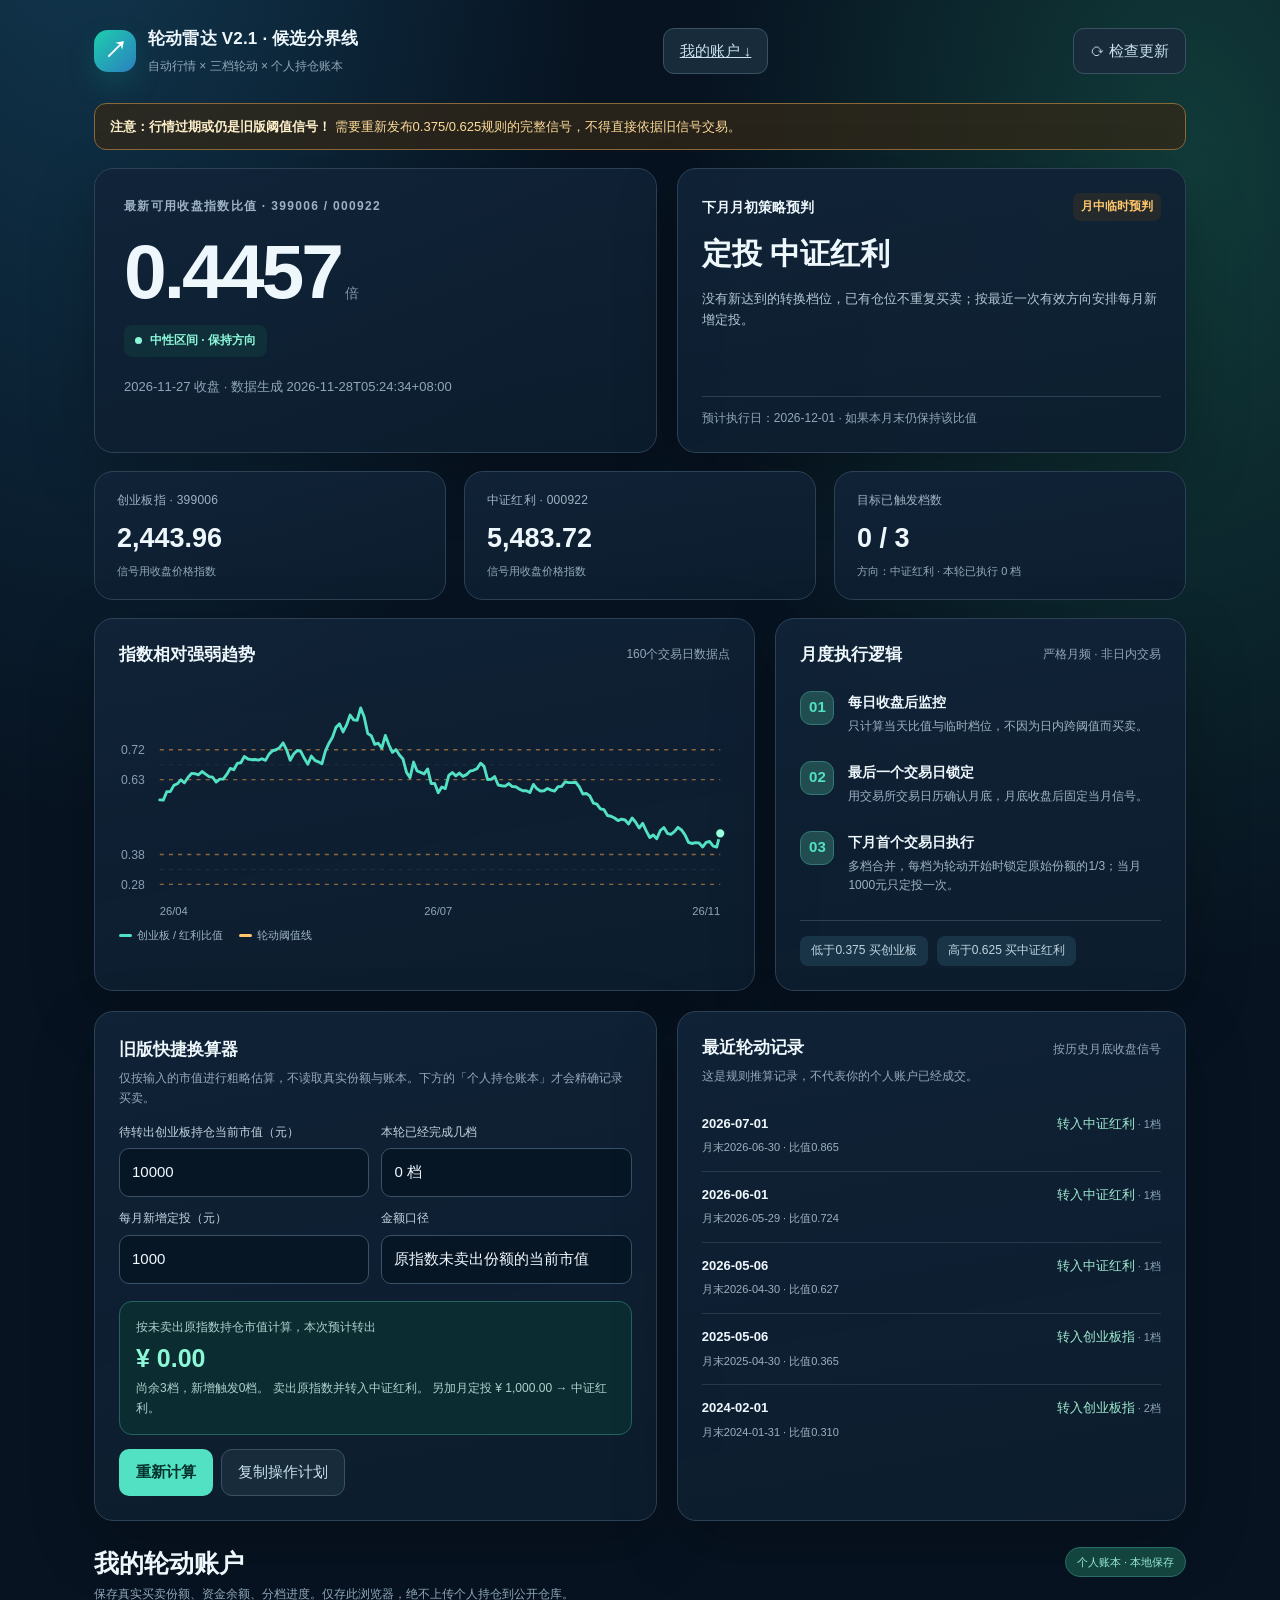
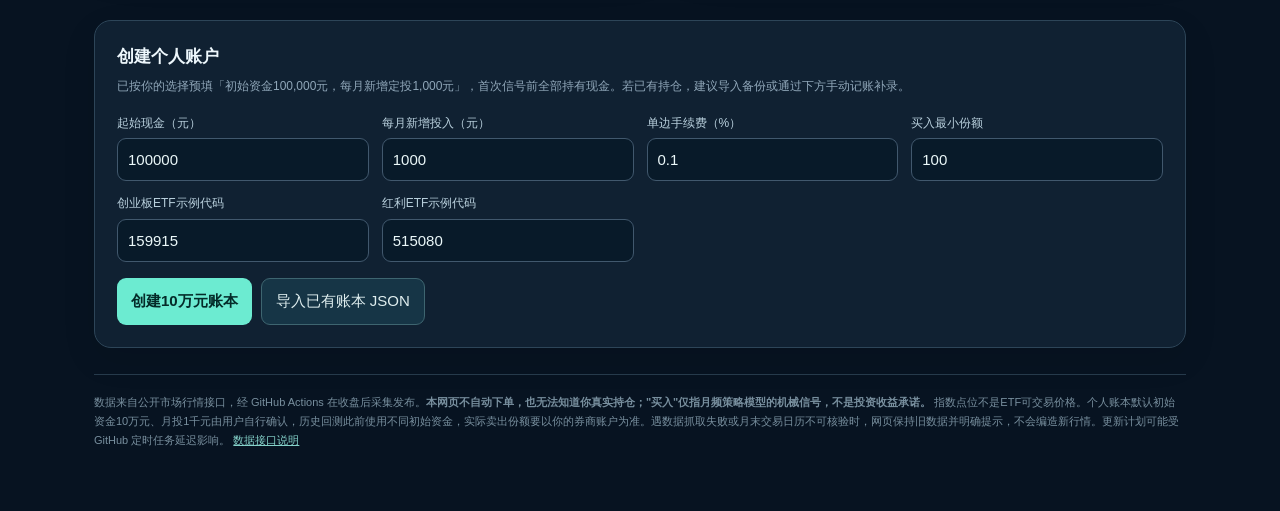
<file: web/rotation-radar/legacy.html>
<!doctype html>
<html lang="zh-CN">
<head>
  <meta charset="utf-8">
  <meta name="viewport" content="width=device-width,initial-scale=1,viewport-fit=cover">
  <meta name="theme-color" content="#081421">
  <title>轮动雷达 · 创业板与中证红利 · 自动行情及持仓账本</title>
  <meta name="description" content="创业板指与中证红利月频三档轮动监控。每日收盘更新、月末锁定、下月首个交易日执行。">
  <style>
    :root{color-scheme:dark;--bg:#071321;--panel:#101f30;--panel2:#152638;--hair:#2c4053;--muted:#90a7b9;--white:#edf7fc;--mint:#52e2c3;--teal:#23bda9;--amber:#ffc66c;--red:#ff9292;--shadow:0 22px 65px rgba(0,0,0,.22)}
    *{box-sizing:border-box}html{scroll-behavior:smooth}body{margin:0;font:15px/1.65 -apple-system,BlinkMacSystemFont,"Segoe UI","PingFang SC","Microsoft Yahei",sans-serif;color:var(--white);background:radial-gradient(ellipse at 6% -9%,#123951 0,transparent 31%),radial-gradient(ellipse at 93% 8%,#113b39 0,transparent 29%),var(--bg)}
    .container{max-width:1140px;margin:auto;padding:23px 24px 60px}.top{display:flex;align-items:center;justify-content:space-between;gap:20px;min-height:56px;margin-bottom:24px}.brand{display:flex;gap:12px;align-items:center}.logo{height:42px;width:42px;border-radius:14px;display:grid;place-items:center;background:linear-gradient(135deg,#1dceaf,#2b7fbe);box-shadow:0 12px 26px #0b8b8440;color:#fff;font-size:23px;font-weight:700}.brand strong{display:block;font-size:17px;letter-spacing:.2px}.brand span{font-size:12px;color:var(--muted)}.linkBtn,.secondaryBtn{color:#cae1ee;background:#172b3b;border:1px solid #395263;padding:10px 16px;border-radius:11px;font:inherit;cursor:pointer}.linkBtn:hover,.secondaryBtn:hover{border-color:#6abdb4}.hero{display:grid;grid-template-columns:1.05fr .95fr;gap:20px}.card{background:linear-gradient(170deg,#112338ee,#0c1d2ee8);border:1px solid #2d4155;border-radius:19px;box-shadow:var(--shadow)}.heroMain{padding:28px 29px 24px;min-height:285px}.overline{font-size:12px;font-weight:700;color:#9cb2c2;letter-spacing:.11em}.ratio{font-size:clamp(56px,6vw,78px);line-height:1.3;letter-spacing:-3px;font-weight:750;font-variant-numeric:tabular-nums;padding:5px 0 3px}.ratio small{font-size:14px;color:#7f99a7;letter-spacing:0;font-weight:400}.chip{display:inline-flex;gap:8px;align-items:center;padding:6px 11px;border-radius:8px;background:#1454494a;color:#8cf7d9;font-size:12px;font-weight:650}.dot{height:7px;width:7px;display:inline-block;border-radius:50%;background:currentColor}.heroMain .sub{color:var(--muted);margin-top:19px;font-size:13px}.heroSide{padding:24px;display:flex;flex-direction:column;justify-content:space-between}.sideTitle{display:flex;justify-content:space-between;align-items:center;gap:8px;font-size:14px;font-weight:700}.sideTitle span{color:var(--amber);font-size:12px;border-radius:7px;padding:4px 8px;background:#4e3b1b55}.rec{font-size:30px;line-height:1.28;font-weight:750;margin:14px 0;color:var(--white)}.rec strong{color:var(--mint)}.sideExplanation{font-size:13px;color:#b2c7d5;min-height:45px}.bottomMeta{font-size:12px;color:var(--muted);border-top:1px solid var(--hair);padding-top:12px;margin-top:18px}
    .warning{border:1px solid #8b6839;background:#332817bd;color:#ffdc9a;border-radius:12px;font-size:13px;padding:12px 15px;margin-bottom:18px}.warning strong{color:#fff0ca}.rowMetrics{display:grid;grid-template-columns:repeat(3,1fr);gap:18px;margin:18px 0}.miniCard{padding:19px 22px;box-shadow:none}.miniCard label{display:block;color:#9eb4c4;font-size:12px;letter-spacing:.02em}.miniCard .metric{font-size:27px;font-weight:720;font-variant-numeric:tabular-nums;margin-top:5px}.miniCard p{margin:1px 0 0;color:#92aabb;font-size:11px}.gridBody{display:grid;grid-template-columns:1.45fr .9fr;gap:20px}.chartCard,.planCard,.calcCard,.historyCard{padding:24px}.chartCard{min-height:330px}.panelHead{display:flex;justify-content:space-between;align-items:center;gap:10px}.panelHead h2{font-size:17px;line-height:1.4;margin:0;font-weight:700}.muted{color:#91a7b8;font-size:12px}.graph{height:238px;margin-top:20px;position:relative}.graph svg{height:100%;width:100%;overflow:visible}.legend{display:flex;gap:16px;flex-wrap:wrap;font-size:11px;color:#9cb4c4;margin-top:1px}.legend span:before{content:'';display:inline-block;height:3px;width:13px;border-radius:4px;background:var(--mint);vertical-align:middle;margin-right:5px}.legend span:nth-child(2):before{background:var(--amber)}
    .planCard{min-height:330px}.step{display:flex;gap:14px;align-items:flex-start;margin:24px 0}.stepIcon{font-size:15px;display:grid;place-items:center;min-width:34px;height:34px;background:#214d50;border:1px solid #327978;border-radius:11px;color:var(--mint);font-weight:800}.step .stitle{font-size:14px;font-weight:700;margin:0}.step p{margin:3px 0 0;color:#9db3c3;font-size:12px}.planFooter{padding-top:15px;border-top:1px solid var(--hair)}.pills{display:flex;gap:9px;flex-wrap:wrap}.pill{background:#193447;padding:5px 11px;border-radius:8px;color:#c0d3df;font-size:12px}
    .lower{display:grid;grid-template-columns:1.05fr .95fr;gap:20px;margin-top:20px}.calcCard h2,.historyCard h2{font-size:17px;margin:0 0 5px}.calcCard p,.historyCard p{font-size:12px;color:#93aabb;margin:2px 0 14px}.inputs{display:grid;grid-template-columns:1fr 1fr;gap:12px}.formField label{font-size:12px;color:#c3d6e0;display:block;margin-bottom:6px}.formField input,.formField select{width:100%;font:inherit;border:1px solid #395268;outline:none;background:#071625;padding:11px 12px;border-radius:10px;color:#f1f8ff;appearance:none}.formField input:focus,.formField select:focus{border-color:var(--mint);box-shadow:0 0 0 2px #27bda52e}.answerBox{background:#0b2d31;border:1px solid #24635d;border-radius:13px;padding:16px;margin-top:17px}.answerBox strong{font-size:25px;color:#8df8d7;font-variant-numeric:tabular-nums}.answerBox div{color:#afd2cf;font-size:12px}.actions{display:flex;flex-wrap:wrap;gap:8px;margin-top:14px}.primaryBtn{color:#06312d;background:var(--mint);border:0;padding:10px 17px;border-radius:10px;font:inherit;font-weight:750;cursor:pointer}.primaryBtn:hover{background:#7aedd5}.rowLog{display:flex;justify-content:space-between;gap:10px;padding:12px 0;border-bottom:1px solid #253a4b}.rowLog:last-child{border:0}.rowLog strong{display:block;font-size:13px}.rowLog span{font-size:11px;color:#9cb1c0}.rowLog .tradeText{text-align:right;color:#9eeacf;font-size:13px}.rowLog .tradeText em{color:#8ba5b8;font-style:normal;font-size:11px}.disclaimer{color:#788f9e;font-size:11px;line-height:1.75;margin-top:26px;padding-top:18px;border-top:1px solid #263a4b}.disclaimer a{color:#85d2ca}#toast{position:fixed;bottom:22px;left:50%;transform:translateX(-50%);background:#153a3c;padding:10px 18px;border:1px solid #438b83;border-radius:9px;color:#fff;font-size:13px;box-shadow:var(--shadow);display:none;z-index:10}
    @media(max-width:820px){.container{padding:15px 14px 44px}.hero,.gridBody,.lower{grid-template-columns:1fr}.heroMain{min-height:240px}.heroSide{min-height:230px}.rowMetrics{gap:10px}.miniCard{padding:16px 14px}.miniCard .metric{font-size:22px}.chartCard,.planCard,.calcCard,.historyCard{padding:20px}.top{margin-bottom:16px}.brand strong{font-size:16px}.linkBtn{font-size:12px;padding:9px}.bottomMeta{margin-top:9px}}
    @media(max-width:460px){.ratio{font-size:58px}.heroMain{padding:21px}.rec{font-size:27px}.rowMetrics{grid-template-columns:1fr 1fr}.rowMetrics .miniCard:last-child{grid-column:1/-1}.inputs{grid-template-columns:1fr}.graph{height:210px}.top{gap:8px}.brand span{font-size:11px}}

    /* 账户页新增样式 */
    .acctSection{margin-top:26px;scroll-margin-top:20px}.acctHeader{display:flex;justify-content:space-between;align-items:flex-start;gap:15px;margin-bottom:14px}
    .acctHeader h2{font-size:25px;margin:0 0 4px;line-height:1.35}.acctHeader p{font-size:12px;color:var(--muted);margin:0}
    .acctFlag{font-size:11px;white-space:nowrap;border:1px solid #276e69;background:#14443e;color:#95ead9;border-radius:999px;padding:5px 11px}
    .acctCard{background:#102132;border:1px solid #2d4558;border-radius:17px;padding:22px;margin:15px 0;box-shadow:0 12px 35px #00000016}
    .acctCard h3{margin:0 0 6px;font-size:17px}.acctCard .hint{color:var(--muted);font-size:12px;margin:0 0 17px}
    .acctFormGrid{display:grid;grid-template-columns:repeat(4,minmax(0,1fr));gap:13px}
    .acctFormGrid.two{grid-template-columns:repeat(2,minmax(0,1fr))}
    .acctField label{display:block;font-size:12px;color:#b9d0dd;margin:0 0 5px}
    .acctField input,.acctField select{display:block;width:100%;height:43px;border:1px solid #41586d;border-radius:9px;color:#ecf9fa;background:#081a29;padding:9px 10px;font:inherit;outline:0}
    .acctField input:focus,.acctField select:focus{border-color:#50d9ba}.acctField small{display:block;font-size:11px;color:#83a3b6;margin:3px 0}
    .acctTools{display:flex;gap:9px;flex-wrap:wrap;margin:16px 0 0}.acctTools button,.acctTools label.fileBtn{padding:10px 14px;border-radius:9px;cursor:pointer;font:inherit;border:1px solid #3e6570;background:#163546;color:#deedee}
    .acctTools .mainBtn{color:#042b29;background:#6cebd1;border:0;font-weight:700}.acctTools .dangerBtn{color:#ffa8a8;background:#462828;border-color:#684444}
    .acctTools button:disabled{opacity:.35;cursor:not-allowed}
    .acctPillRow{display:flex;flex-wrap:wrap;gap:9px;margin-top:12px}.acctPill{font-size:12px;border-radius:8px;background:#122b3a;border:1px solid #244c59;padding:5px 10px;color:#b8dde5}
    .acctMetrics{display:grid;grid-template-columns:repeat(4,1fr);gap:12px}.acctTile{background:#092031;border:1px solid #29465b;border-radius:12px;padding:14px;min-width:0}
    .acctTile .t{font-size:12px;color:#9fb8c5}.acctTile .v{font-weight:750;font-size:25px;color:#e9faf6;overflow-wrap:anywhere;font-variant-numeric:tabular-nums;margin:2px 0 1px}.acctTile .s{font-size:11px;color:#a1b5c6}
    .acctHeadline{display:flex;align-items:center;gap:7px;margin-bottom:13px}.acctHeadline h3{margin:0}
    .acctPlan{background:#0a3036;border-radius:12px;border:1px solid #2a746b;padding:15px;color:#d3ebe9;font-size:13px;line-height:1.8}.acctPlan p{margin:2px 0 6px}
    .acctRisk{background:#0a2233;border-radius:10px;border:1px solid #365366;padding:12px 14px;font-size:13px;color:#afcbd4;margin:15px 0}.riskAlert{color:#ffb192!important;font-weight:700}
    .acctRecordWrap{overflow:auto;max-height:370px}.acctTable{border-collapse:collapse;width:100%;min-width:610px;font-size:12px}.acctTable th{text-align:left;background:#162d3f;color:#9fb9cb;padding:12px 10px;border-bottom:1px solid #365163}.acctTable td{padding:11px 10px;border-bottom:1px solid #294153;color:#d8e8ed;vertical-align:top}
    .acctFoot{font-size:12px;color:#8caebe;line-height:1.85;margin:9px 0}.acctMsg{position:fixed;z-index:20;bottom:15px;left:50%;transform:translateX(-50%);max-width:90vw;background:#195448;border:1px solid #51b39c;border-radius:12px;padding:11px 17px;box-shadow:0 16px 35px #0009;color:#def8f5;display:none;font-size:13px}.acctMsg.bad{background:#542c28;border-color:#a8655b}
    [hidden]{display:none!important}
    @media(max-width:900px){.acctMetrics{grid-template-columns:repeat(2,1fr)}.acctFormGrid{grid-template-columns:repeat(2,1fr)}}
    @media(max-width:540px){.acctHeader{flex-direction:column;gap:8px}.acctCard{padding:17px}.acctMetrics{grid-template-columns:repeat(2,minmax(0,1fr))}.acctTile .v{font-size:20px}.acctFormGrid,.acctFormGrid.two{grid-template-columns:1fr}.acctHeader h2{font-size:21px}}
  </style>
</head>
<body>
 <div class="container">
  <header class="top"><div class="brand"><div class="logo">↗</div><div><strong>轮动雷达 V2.1 · 候选分界线</strong><span>自动行情 × 三档轮动 × 个人持仓账本</span></div></div><a class="linkBtn" href="#my-account">我的账户 ↓</a><button class="linkBtn" id="refresh" type="button">⟳ 检查更新</button></header>
  <div class="warning" id="warning" role="status">正在检查公开行情更新时间…</div>
  <section class="hero" aria-label="指数与下月计划">
   <div class="card heroMain"><div class="overline">最新可用收盘指数比值 · 399006 / 000922</div><div class="ratio" id="ratio">—<small> 倍</small></div><div class="chip" id="ratioTag"><span class="dot"></span><span>等待数据</span></div><div class="sub" id="latestDate">尚未获得可靠的收盘数据</div></div>
   <div class="card heroSide"><div><div class="sideTitle">下月月初策略预判 <span id="forecastTag">未确认</span></div><div class="rec" id="recommendation">正在计算</div><div class="sideExplanation" id="recDetails">月末信号锁定后才产生正式指令；月中显示的仅为动态预判。</div></div><div class="bottomMeta" id="executionDate">预计执行交易日：待核验</div></div>
  </section>
  <section class="rowMetrics" aria-label="监测值">
   <div class="card miniCard"><label>创业板指 · 399006</label><div class="metric" id="growth">—</div><p>信号用收盘价格指数</p></div>
   <div class="card miniCard"><label>中证红利 · 000922</label><div class="metric" id="dividend">—</div><p>信号用收盘价格指数</p></div>
   <div class="card miniCard"><label>目标已触发档数</label><div class="metric" id="tiers">—</div><p id="tierSub">0.375 / 0.325 / 0.275；0.625 / 0.675 / 0.725</p></div>
  </section>
  <section class="gridBody">
   <div class="card chartCard"><div class="panelHead"><h2>指数相对强弱趋势</h2><span class="muted" id="chartSpan">最近收盘记录</span></div><div class="graph"><svg viewBox="0 0 600 230" preserveAspectRatio="none" id="ratioChart" role="img" aria-label="历史比值折线及策略阈值"></svg></div><div class="legend"><span>创业板 / 红利比值</span><span>轮动阈值线</span></div></div>
   <div class="card planCard"><div class="panelHead"><h2>月度执行逻辑</h2><span class="muted">严格月频 · 非日内交易</span></div><div class="step"><div class="stepIcon">01</div><div><div class="stitle">每日收盘后监控</div><p>只计算当天比值与临时档位，不因为日内跨阈值而买卖。</p></div></div><div class="step"><div class="stepIcon">02</div><div><div class="stitle">最后一个交易日锁定</div><p>用交易所交易日历确认月底，月底收盘后固定当月信号。</p></div></div><div class="step"><div class="stepIcon">03</div><div><div class="stitle">下月首个交易日执行</div><p>多档合并，每档为轮动开始时锁定原始份额的1/3；当月1000元只定投一次。</p></div></div><div class="planFooter"><div class="pills"><span class="pill">低于0.375 买创业板</span><span class="pill">高于0.625 买中证红利</span></div></div></div>
  </section>
  <section class="lower">
   <div class="card calcCard"><h2>旧版快捷换算器</h2><p>仅按输入的市值进行粗略估算，不读取真实份额与账本。下方的「个人持仓账本」才会精确记录买卖。</p>
    <div class="inputs"><div class="formField"><label id="pendingLabel" for="pendingValue">待转换原指数持仓市值（元）</label><input type="number" min="0" step="100" id="pendingValue" value="10000" inputmode="decimal"></div><div class="formField"><label for="doneTiers">本轮已经完成几档</label><select id="doneTiers"><option value="0">0 档</option><option value="1">1 档</option><option value="2">2 档</option><option value="3">3 档</option></select></div><div class="formField"><label for="monthly">每月新增定投（元）</label><input type="number" min="0" step="100" id="monthly" value="1000" inputmode="decimal"></div><div class="formField"><label for="mode">金额口径</label><select id="mode"><option value="holdings">原指数未卖出份额的当前市值</option><option value="cash">首次建仓未投入现金</option></select></div></div>
    <div class="answerBox"><div id="calcCaption">本次预计转换金额</div><strong id="calcValue">—</strong><div id="calcDetails">请输入实际仓位后测算</div></div><div class="actions"><button class="primaryBtn" id="recalc" type="button">重新计算</button><button class="secondaryBtn" id="copyPlan" type="button">复制操作计划</button></div>
   </div>
   <div class="card historyCard"><div class="panelHead"><h2>最近轮动记录</h2><span class="muted">按历史月底收盘信号</span></div><p>这是规则推算记录，不代表你的个人账户已经成交。</p><div id="events"><div class="muted">等待行情数据…</div></div></div>
  </section>

  <section id="my-account" class="acctSection" aria-label="个人持仓跟踪">
    <div class="acctHeader"><div><h2>我的轮动账户</h2><p>保存真实买卖份额、资金余额、分档进度。仅存此浏览器，绝不上传个人持仓到公开仓库。</p></div><span class="acctFlag">个人账本 · 本地保存</span></div>
    <div id="acctSetup" class="acctCard">
      <h3>创建个人账户</h3><p class="hint">已按你的选择预填「初始资金100,000元，每月新增定投1,000元」，首次信号前全部持有现金。若已有持仓，建议导入备份或通过下方手动记账补录。</p>
      <div class="acctFormGrid"><div class="acctField"><label for="acctInitial">起始现金（元）</label><input id="acctInitial" type="number" value="100000" min="0"></div><div class="acctField"><label for="acctInitMonthly">每月新增投入（元）</label><input id="acctInitMonthly" type="number" value="1000" min="0"></div><div class="acctField"><label for="acctInitFee">单边手续费（%）</label><input id="acctInitFee" type="number" value="0.1" step="0.01" min="0"></div><div class="acctField"><label for="acctInitLot">买入最小份额</label><input id="acctInitLot" type="number" value="100" min="1" step="1"></div><div class="acctField"><label for="acctInitG">创业板ETF示例代码</label><input id="acctInitG" value="159915" maxlength="6" inputmode="numeric"></div><div class="acctField"><label for="acctInitR">红利ETF示例代码</label><input id="acctInitR" value="515080" maxlength="6" inputmode="numeric"></div></div>
      <div class="acctTools"><button class="mainBtn" type="button" id="acctSetupButton">创建10万元账本</button><label class="fileBtn" for="acctImport">导入已有账本 JSON</label></div>
    </div>
    <div id="acctMain" hidden>
      <div class="acctCard">
        <div class="acctHeadline"><h3>当前资产与持仓</h3><span class="muted" id="acctJournalCount">—</span></div>
        <div class="acctMetrics">
          <div class="acctTile"><div class="t">账户总资产（估值）</div><div class="v" id="acctTotal">—</div><div class="s">现金 + 两种ETF市值</div></div>
          <div class="acctTile"><div class="t">可用现金</div><div class="v" id="acctCash">—</div><div class="s">月初定投入金独立计入</div></div>
          <div class="acctTile"><div class="t">创业板ETF持有</div><div class="v" id="acctSharesG">—</div><div class="s" id="acctValueG">—</div></div>
          <div class="acctTile"><div class="t">中证红利ETF持有</div><div class="v" id="acctSharesR">—</div><div class="s" id="acctValueR">—</div></div>
        </div>
        <div class="acctPillRow"><span class="acctPill">本轮档位：<b id="acctCycle">—</b></span><span class="acctPill">月度定投方向：<b id="acctDirection">—</b></span></div>
        <p class="acctFoot" id="acctCycleInfo">—</p>
        <div class="acctRisk" id="acctRiskText">尚未生成回撤记录</div>
      </div>
      <div class="acctCard">
        <h3>ETF价格及估值</h3><p class="hint">指数点位只用来产生信号；真实买卖份额必须使用所选ETF的实际每份成交价。已部署时支持示例ETF每日收盘价自动填充，买入前仍须核对券商成交价格。</p>
        <div class="acctFormGrid two"><div class="acctField"><label for="acctQuoteG">创业板ETF每份价格（元）</label><input id="acctQuoteG" type="number" placeholder="如 3.100" min="0.001" step="0.001"><small id="quoteStatusG">需要价格</small></div><div class="acctField"><label for="acctQuoteR">红利ETF每份价格（元）</label><input id="acctQuoteR" type="number" placeholder="如 1.300" min="0.001" step="0.001"><small id="quoteStatusR">需要价格</small></div></div>
        <div class="acctTools"><button id="acctSyncEtf" type="button">同步已发布ETF收盘价</button><button id="acctSaveValuation" type="button">保存当日估值并检查回撤</button></div>
        <p class="acctFoot" id="acctEmptyPrices" hidden>持有ETF时，必须录入每份市价才能准确计算总资产。</p>
      </div>
      <div class="acctCard">
        <h3>下月首个交易日 · 按个人持仓计算</h3><p class="hint">月中仅预判；月末确认信号后，在券商实际成交并核对份额和价格，再点击确认记账。系统不会替你下单。</p>
        <div class="acctPlan" id="acctPlan">正在等待行情……</div>
        <div class="acctFormGrid two" style="margin-top:14px"><div class="acctField"><label for="acctExecDate">实际成交日期</label><input id="acctExecDate" type="date"></div><div class="acctField"><label for="acctExecNote">成交备注（可空）</label><input id="acctExecNote" placeholder="如：以券商成交回报为准"></div></div>
        <div style="margin-top:12px;font-size:12px;color:#c0d8df"><label><input id="acctHistoricalConfirm" type="checkbox"> 若已过预定交易日，我确认所填的是历史真实成交价，而不是今天的ETF报价</label></div><div class="acctTools"><button class="mainBtn" id="acctExecute" type="button" disabled>已在券商成交，确认并记账</button><button id="acctSkip" type="button" disabled>跳过本次月度操作</button></div>
        <p class="acctFoot">执行时每个档位使用同一周期起始时冻结的原始份额或现金快照；跨越多档在同一个交易日合并下单。买入数量向下取整到设定交易单位，未用余额留现金。不自动确认“理论信号”为真实成交。</p>
      </div>
      <div class="acctCard">
        <h3>补录实际买卖 / 入金 / 分红</h3><p class="hint">可用于补记此前在券商成交的ETF订单。手动交易更新真实份额和现金，但不会擅自将其算为策略已完成档位；重置或大幅调整仓位后建议新建账本。</p>
        <div class="acctFormGrid">
          <div class="acctField"><label for="acctManualKind">记录类型</label><select id="acctManualKind"><option value="deposit">入金</option><option value="withdraw">取款</option><option value="buy">买入ETF</option><option value="sell">卖出ETF</option><option value="dividend">到账分红</option></select></div>
          <div class="acctField"><label for="acctManualSide">ETF类型</label><select id="acctManualSide"><option value="growth">创业板ETF</option><option value="dividend">红利ETF</option></select></div>
          <div class="acctField"><label for="acctManualDate">实际日期</label><input id="acctManualDate" type="date"></div>
          <div class="acctField"><label for="acctManualAmount">金额（入金/分红/取款）</label><input id="acctManualAmount" type="number" min="0" placeholder="金额（元）"></div>
          <div class="acctField"><label for="acctManualShares">成交份额（买/卖）</label><input id="acctManualShares" type="number" min="0" step="1" placeholder="如 1000"></div>
          <div class="acctField"><label for="acctManualPrice">成交价（买/卖）</label><input id="acctManualPrice" type="number" min="0" step="0.001" placeholder="元 / 份"></div>
          <div class="acctField"><label for="acctManualFee">实际手续费（元）</label><input id="acctManualFee" type="number" min="0" step="0.01" value="0"></div>
          <div class="acctField"><label for="acctManualNote">备注</label><input id="acctManualNote" placeholder="券商订单备注"></div>
        </div>
        <div class="acctTools"><button type="button" id="acctManualRecord">补录到个人账本</button></div>
      </div>
      <div class="acctCard">
        <h3>交易记录与备份</h3><p class="hint">你确认过的策略交易及补录订单都会保存在本设备。更换手机、浏览器或清除缓存可能丢失账本，请及时导出JSON备份。</p>
        <div class="acctRecordWrap"><table class="acctTable"><thead><tr><th>日期</th><th>记录类型</th><th>资金/份额摘要</th></tr></thead><tbody id="acctRecords"></tbody></table></div>
        <div class="acctTools"><button id="acctExport" type="button">导出个人账本 JSON</button><label class="fileBtn" for="acctImport">导入备份</label><button id="acctReset" type="button" class="dangerBtn">清空本机账本</button></div>
      </div>
      <div class="acctCard">
        <h3>可修改的账户规则</h3><div class="acctFormGrid"><div class="acctField"><label for="acctMonthly">每月定投（元）</label><input id="acctMonthly" type="number" min="0"></div><div class="acctField"><label for="acctFee">单边费率（%）</label><input id="acctFee" type="number" min="0" step="0.01"></div><div class="acctField"><label for="acctLot">最小买入份额</label><input id="acctLot" type="number" min="1" step="1"></div><div class="acctField"><label for="acctRisk">高点回撤提醒（%）</label><input id="acctRisk" type="number" min="1" max="100" step="1"></div><div class="acctField"><label for="acctGrowthCode">创业板ETF代码</label><input id="acctGrowthCode" inputmode="numeric" maxlength="6"></div><div class="acctField"><label for="acctDividendCode">红利ETF代码</label><input id="acctDividendCode" inputmode="numeric" maxlength="6"></div></div><div class="acctTools"><button id="acctSaveSettings" type="button">保存账户参数</button></div>
      </div>
    </div>
    <input id="acctImport" type="file" accept="application/json,.json" hidden>
  </section>
  <footer class="disclaimer">数据来自公开市场行情接口，经 GitHub Actions 在收盘后采集发布。<strong>本网页不自动下单，也无法知道你真实持仓；"买入"仅指月频策略模型的机械信号，不是投资收益承诺。</strong> 指数点位不是ETF可交易价格。个人账本默认初始资金10万元、月投1千元由用户自行确认，历史回测此前使用不同初始资金，实际卖出份额要以你的券商账户为准。遇数据抓取失败或月末交易日历不可核验时，网页保持旧数据并明确提示，不会编造新行情。更新计划可能受 GitHub 定时任务延迟影响。 <a href="https://github.com/akfamily/akshare" target="_blank" rel="noopener noreferrer">数据接口说明</a></footer>
 </div>
 <div id="toast" aria-live="polite"></div>
<script type="application/json" id="demoData">
{"strategy":{"id":"cyb-dividend-fixed-v21-0375-0625","growth_levels":[0.375,0.325,0.275],"dividend_levels":[0.625,0.675,0.725]},"demo":true,"generated_at":"2026-07-31T18:30:00+08:00","calendar_source":"示例交易日历","price_sources":{"growth":"已核实历史创业板指数","dividend":"已核实历史中证红利价格指数"},"latest":{"date":"2026-07-31","growth":3343.9641,"dividend":5569.41,"ratio":0.600422},"current_state":{"direction":"dividend","cycle_side":"dividend","done":3},"forecast":{"is_confirmed":true,"signal_month":"2026-07","ratio":0.600422,"expected_execution":"2026-08-03","kind":"hold","side":"dividend","new_tiers":0,"reached_tiers":1,"previous_tiers":3,"monthly_buy_side":"dividend","active_cycle_done":3,"active_cycle_side":"dividend"},"last_confirmed":{"month":"2026-07","month_end_date":"2026-07-31","execution_date":"2026-08-03","ratio":0.600422},"pending_confirmed":{"month":"2026-07","month_end_date":"2026-07-31","execution_date":"2026-08-03","ratio":0.600422},"history":[{"date":"2026-01-30","growth":3346.355,"dividend":5700.01,"ratio":0.587079},{"date":"2026-02-27","growth":3310.305,"dividend":5826.71,"ratio":0.568126},{"date":"2026-03-31","growth":3184.952,"dividend":5727.85,"ratio":0.556047},{"date":"2026-04-30","growth":3677.1485,"dividend":5865.07,"ratio":0.626957},{"date":"2026-05-29","growth":4037.951,"dividend":5578.69,"ratio":0.723817},{"date":"2026-06-30","growth":4342.7123,"dividend":5022.46,"ratio":0.86466},{"date":"2026-07-31","growth":3343.9641,"dividend":5569.41,"ratio":0.600422}],"events":[{"month":"2026-04","month_end_date":"2026-04-30","execution_date":"2026-05-06","ratio":0.626957,"kind":"rotate","side":"dividend","new_tiers":1},{"month":"2026-05","month_end_date":"2026-05-29","execution_date":"2026-06-01","ratio":0.723817,"kind":"rotate","side":"dividend","new_tiers":2}]}
</script>
<script>
(()=>{'use strict';
const STRATEGY_ID='cyb-dividend-fixed-v21-0375-0625';
const $=id=>document.getElementById(id), fmt=(n,d=2)=>Number(n).toLocaleString('zh-CN',{minimumFractionDigits:d,maximumFractionDigits:d}), yuan=n=>`¥ ${fmt(n,2)}`;
const nameOf=x=>x==='growth'?'创业板指':x==='dividend'?'中证红利':'现金';
let sourceData=null, latestPlan='', toastTimer;
function toast(msg){const el=$('toast');el.textContent=msg;el.style.display='block';clearTimeout(toastTimer);toastTimer=setTimeout(()=>el.style.display='none',2100)}
function calcStale(data){const end=new Date(data.latest.date+'T16:00:00+08:00'),now=new Date(),gap=(now-end)/86400000;return !Number.isFinite(gap)||gap>7||gap < -1}
function phase(r){if(r<.275)return '创业板方向 · 第3档';if(r<.325)return '创业板方向 · 第2档';if(r<.375)return '创业板方向 · 第1档';if(r>.725)return '红利方向 · 第3档';if(r>.675)return '红利方向 · 第2档';if(r>.625)return '红利方向 · 第1档';return '中性区间 · 保持方向'}
function draw(data){const rows=(data.history||[]).filter(x=>Number.isFinite(x.ratio)).slice(-160);$('chartSpan').textContent=`${rows.length}个${data.demo?'历史示例':'交易日'}数据点`;
const svg=$('ratioChart');svg.replaceChildren();if(rows.length<2)return;const ns='http://www.w3.org/2000/svg',mk=(tag,attr,text)=>{const e=document.createElementNS(ns,tag);for(const [k,v] of Object.entries(attr||{}))e.setAttribute(k,v);if(text!==undefined)e.textContent=text;svg.appendChild(e);return e};
const nums=rows.map(x=>x.ratio),mn=Math.min(...nums,.275)-.025,mx=Math.max(...nums,.725)+.025,x0=40,x1=590,y0=13,y1=198,x=i=>x0+i*(x1-x0)/(rows.length-1),y=v=>y1-(v-mn)/(mx-mn)*(y1-y0);
for(let t of [.275,.325,.375,.625,.675,.725]){const yy=y(t),major=[.275,.375,.625,.725].includes(t);mk('line',{x1:x0,y1:yy,x2:x1,y2:yy,stroke:major?'#9a6f3f':'#243d4e','stroke-width':major?1.3:1,'stroke-dasharray':'4 5',opacity:major?.9:.6});if(major)mk('text',{x:2,y:yy+4,fill:'#89a0b2','font-size':12},t.toFixed(2))}
const pts=nums.map((n,i)=>`${x(i)},${y(n)}`).join(' ');mk('polyline',{points:pts,fill:'none',stroke:'#52e2c3','stroke-width':2.8,'stroke-linecap':'round','stroke-linejoin':'round'});mk('circle',{cx:x(rows.length-1),cy:y(nums.at(-1)),r:5,fill:'#9affdf',stroke:'#0b2330','stroke-width':2});
const endLabels=[0,Math.floor((rows.length-1)/2),rows.length-1];for(const i of endLabels)mk('text',{x:x(i),y:220,fill:'#8fa8b9','font-size':11,'text-anchor':i===0?'start':i===rows.length-1?'end':'middle'},rows[i].date.slice(2,7).replace('-','/'))}
function display(data){sourceData=data;window.__rotationMarket=data;window.dispatchEvent(new CustomEvent('rotation-market-updated',{detail:data}));const l=data.latest,f=data.forecast,stale=data.demo||calcStale(data)||data.strategy?.id!==STRATEGY_ID;
$('ratio').innerHTML=fmt(l.ratio,4)+'<small> 倍</small>';$('growth').textContent=fmt(l.growth,2);$('dividend').textContent=fmt(l.dividend,2);
$('ratioTag').lastElementChild.textContent=phase(l.ratio);$('latestDate').textContent=`${l.date} 收盘 · 数据生成 ${data.generated_at||'未提供'}`;
$('tiers').textContent=`${f.reached_tiers??0} / 3`;
$('tierSub').textContent=f.side?`方向：${nameOf(f.side)} · 本轮已执行 ${f.active_cycle_done??0} 档`:'中性区域，等待有效突破';
let actionText='',explain='';if(f.kind==='rotate'&&f.new_tiers>0){actionText=`转入 ${nameOf(f.side)}`;explain=`本月比值达到${f.reached_tiers}档，根据已执行记录，下月需要新增${f.new_tiers}档。每档为该轮初始锁定份额的1/3。`}
else if(f.side){actionText=`定投 ${nameOf(f.monthly_buy_side||f.side)}`;explain='没有新达到的转换档位，已有仓位不重复买卖；按最近一次有效方向安排每月新增定投。'}
else{actionText=f.monthly_buy_side?`定投 ${nameOf(f.monthly_buy_side)}`:'继续持有现金';explain='当前位于0.375～0.625中性区，不新增轮动档位；定投遵循最近一次已确认方向。'}
$('recommendation').textContent=actionText;$('recDetails').textContent=explain;
$('forecastTag').textContent=f.is_confirmed?'月末已锁定':'月中临时预判';
$('executionDate').textContent=f.expected_execution?`预计执行日：${f.expected_execution} · ${f.is_confirmed?'正式月末收盘信号':'如果本月末仍保持该比值'}`:'预计执行日：交易日历待核验';
$('warning').style.display='block';
if(data.demo)$('warning').innerHTML='<strong>历史演示数据，自动更新尚未启用！</strong> 截止 2026-07-31，不能作为当前月交易依据。部署 GitHub Pages 并执行首次更新后会自动替换。';
else if(stale)$('warning').innerHTML='<strong>注意：行情过期或仍是旧版阈值信号！</strong> 需要重新发布0.375/0.625规则的完整信号，不得直接依据旧信号交易。';
else $('warning').style.display='none';
$('copyPlan').disabled=stale;$('copyPlan').title=stale?'历史示例或过期数据不提供当前交易复制指令':'';
latestPlan=`【轮动雷达 | ${l.date}】\n399006：${fmt(l.growth)}\n000922：${fmt(l.dividend)}\n比值：${fmt(l.ratio,4)}\n${f.is_confirmed?'正式月末信号':'月中预判'}：${actionText}\n新增档位：${f.new_tiers??0}\n预计执行：${f.expected_execution||'待交易日历确认'}\n风险提示：数据更新 ${data.generated_at}；仅供规则计算，不自动下单。`;
$('pendingLabel').textContent=f.side==='growth'?'待转出中证红利持仓当前市值（元）':f.side==='dividend'?'待转出创业板持仓当前市值（元）':'待转换的原指数持仓当前市值（元）';
renderCalc();draw(data);renderEvents(data.events||[])}
function renderCalc(){if(!sourceData)return;const f=sourceData.forecast,v=Number($('pendingValue').value),monthly=Number($('monthly').value),done=Number($('doneTiers').value),cash=$('mode').value==='cash';
if(!Number.isFinite(v)||v<0||!Number.isFinite(monthly)||monthly<0||done<0||done>3){$('calcValue').textContent='输入无效';return}
const newTier=f.side?Math.max(0,(f.reached_tiers||0)-done):0;
const fraction=done>=3?0:Math.min(newTier,3-done)/(3-done);
const amount=v*fraction,nowName=nameOf(f.side),monthlySide=nameOf(f.monthly_buy_side);
$('calcCaption').textContent=cash?'按未投入现金计算，本次预计建仓':'按未卖出原指数持仓市值计算，本次预计转出';$('calcValue').textContent=yuan(amount);
let sentence=`尚余${3-done}档，新增触发${Math.min(newTier,Math.max(0,3-done))}档。`;
if(!f.side)sentence='比值在中性区间，本次不转换。';else sentence+=` ${cash?'用现金买入':'卖出原指数并转入'}${nowName}。`;
$('calcDetails').textContent=sentence+` 另加月定投 ${yuan(monthly)} → ${monthlySide}。${sourceData.demo?'注意：当前是历史示例。':''}`;
try{localStorage.setItem('rotationCalculatorV1',JSON.stringify({v,monthly,done,mode:$('mode').value}))}catch{};

}
function renderEvents(items){const root=$('events');root.replaceChildren();let e=items.filter(x=>x.new_tiers>0).slice(-5).reverse();if(!e.length){root.textContent='暂无可以核验的历史轮动记录';return}for(const x of e){const r=document.createElement('div');r.className='rowLog';const left=document.createElement('div');const label=document.createElement('strong');label.textContent=x.execution_date||'日期待确认';const sub=document.createElement('span');sub.textContent=`月末${x.month_end_date||x.month} · 比值${fmt(x.ratio,3)}`;left.append(label,sub);const right=document.createElement('div');right.className='tradeText';right.textContent=`转入${nameOf(x.side)}`;const small=document.createElement('em');small.textContent=` · ${x.new_tiers}档`;right.appendChild(small);r.append(left,right);root.appendChild(r)}}
function restoreInputs(){try{const x=JSON.parse(localStorage.getItem('rotationCalculatorV1')||'null');if(x){$('pendingValue').value=x.v??10000;$('monthly').value=x.monthly??1000;$('doneTiers').value=String(x.done??0);$('mode').value=x.mode||'holdings'}}catch{}}
async function load(){const btn=$('refresh');btn.disabled=true;btn.textContent='正在检查…';const demo=JSON.parse($('demoData').textContent);let data=demo;
// GitHub Actions 使用 GITHUB_TOKEN 更新数据文件不会自动触发 Pages 重部署。
// 生产网页优先读取仓库当前公开 JSON；无法获取时退回发布快照（过期/演示状态仍会警告并禁止正式信号）。
const feeds = [
  'https://raw.githubusercontent.com/Xushengxr/Webpage-for-Practicing-Civil-Service-Exam/main/web/rotation-radar/data/market.json?t='+Date.now(),
  'https://api.github.com/repos/Xushengxr/Webpage-for-Practicing-Civil-Service-Exam/contents/web/rotation-radar/data/market.json?ref=main&t='+Date.now(),
  './data/market.json?nocache='+Date.now()
];
for(const url of feeds){
  try{
    const res=await fetch(url,{cache:'no-store'});
    if(!res.ok)throw new Error('HTTP '+res.status);
    let x=await res.json();
    if(x?.encoding==='base64'&&typeof x.content==='string'){
      const bytes=Uint8Array.from(atob(x.content.replace(/\s/g,'')),c=>c.charCodeAt(0));
      x=JSON.parse(new TextDecoder().decode(bytes));
    }
    if(x?.latest?.date&&x?.forecast&&Array.isArray(x?.history)&&x.strategy?.id===STRATEGY_ID){
      // 不能由演示/过期数据覆盖已取得的较新有效行情。
      if(!data?.latest?.date||x.latest.date>data.latest.date||
         (x.latest.date===data.latest.date&&!x.demo&&data.demo))data=x;
      if(!x.demo&&x.strategy?.id===STRATEGY_ID)break;
    }
  }catch(e){console.warn('行情源不可用，尝试备用地址',url,e)}
}

try{display(data)}finally{btn.disabled=false;btn.textContent='⟳ 检查更新'}}
$('refresh').addEventListener('click',load);$('recalc').addEventListener('click',()=>{renderCalc();toast('测算已更新')});for(const id of ['pendingValue','doneTiers','monthly','mode'])$(id).addEventListener('change',renderCalc);
$('copyPlan').addEventListener('click',async()=>{if($('copyPlan').disabled)return;const f=sourceData.forecast,l=sourceData.latest,done=Number($('doneTiers').value),v=Number($('pendingValue').value),monthly=Number($('monthly').value);const fraction=done>=3?0:Math.max(0,Math.min(3-done,(f.reached_tiers||0)-done))/(3-done);const manual=`\n仓位测算：待转换现值 ${yuan(v)}，已执行${done}档，本次转换约${yuan(v*fraction)}；月定投${yuan(monthly)}。`;
let ok=false;try{await navigator.clipboard.writeText(latestPlan+manual);ok=true}catch{}if(!ok){const el=document.createElement('textarea');el.value=latestPlan+manual;document.body.appendChild(el);el.select();ok=document.execCommand('copy');el.remove()}toast(ok?'操作计划已复制':'复制失败，请手动选择文本')});
restoreInputs();load();})();
</script>
<div id="acctToast" class="acctMsg" role="status" aria-live="polite"></div>
<script src="./portfolio-engine.js"></script>
<script src="./dashboard-account.js"></script>
</body></html>
</file>
